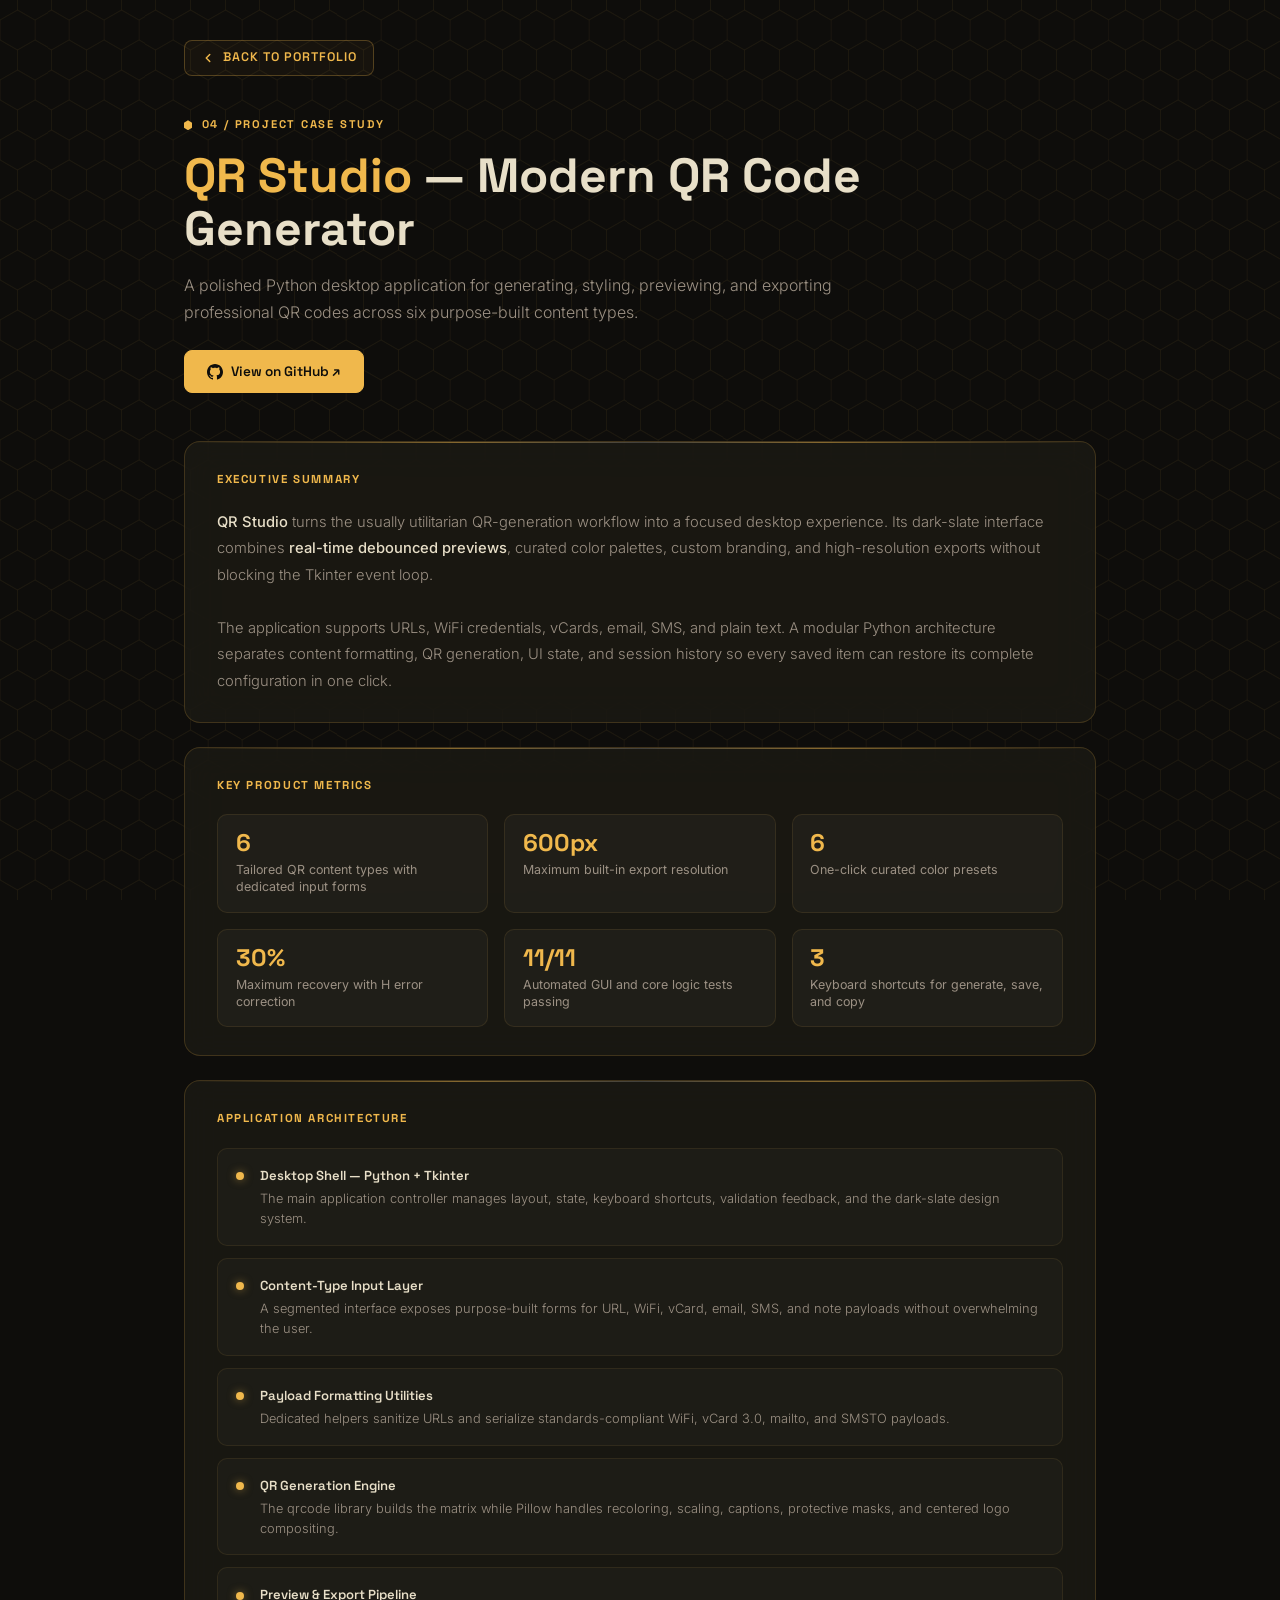
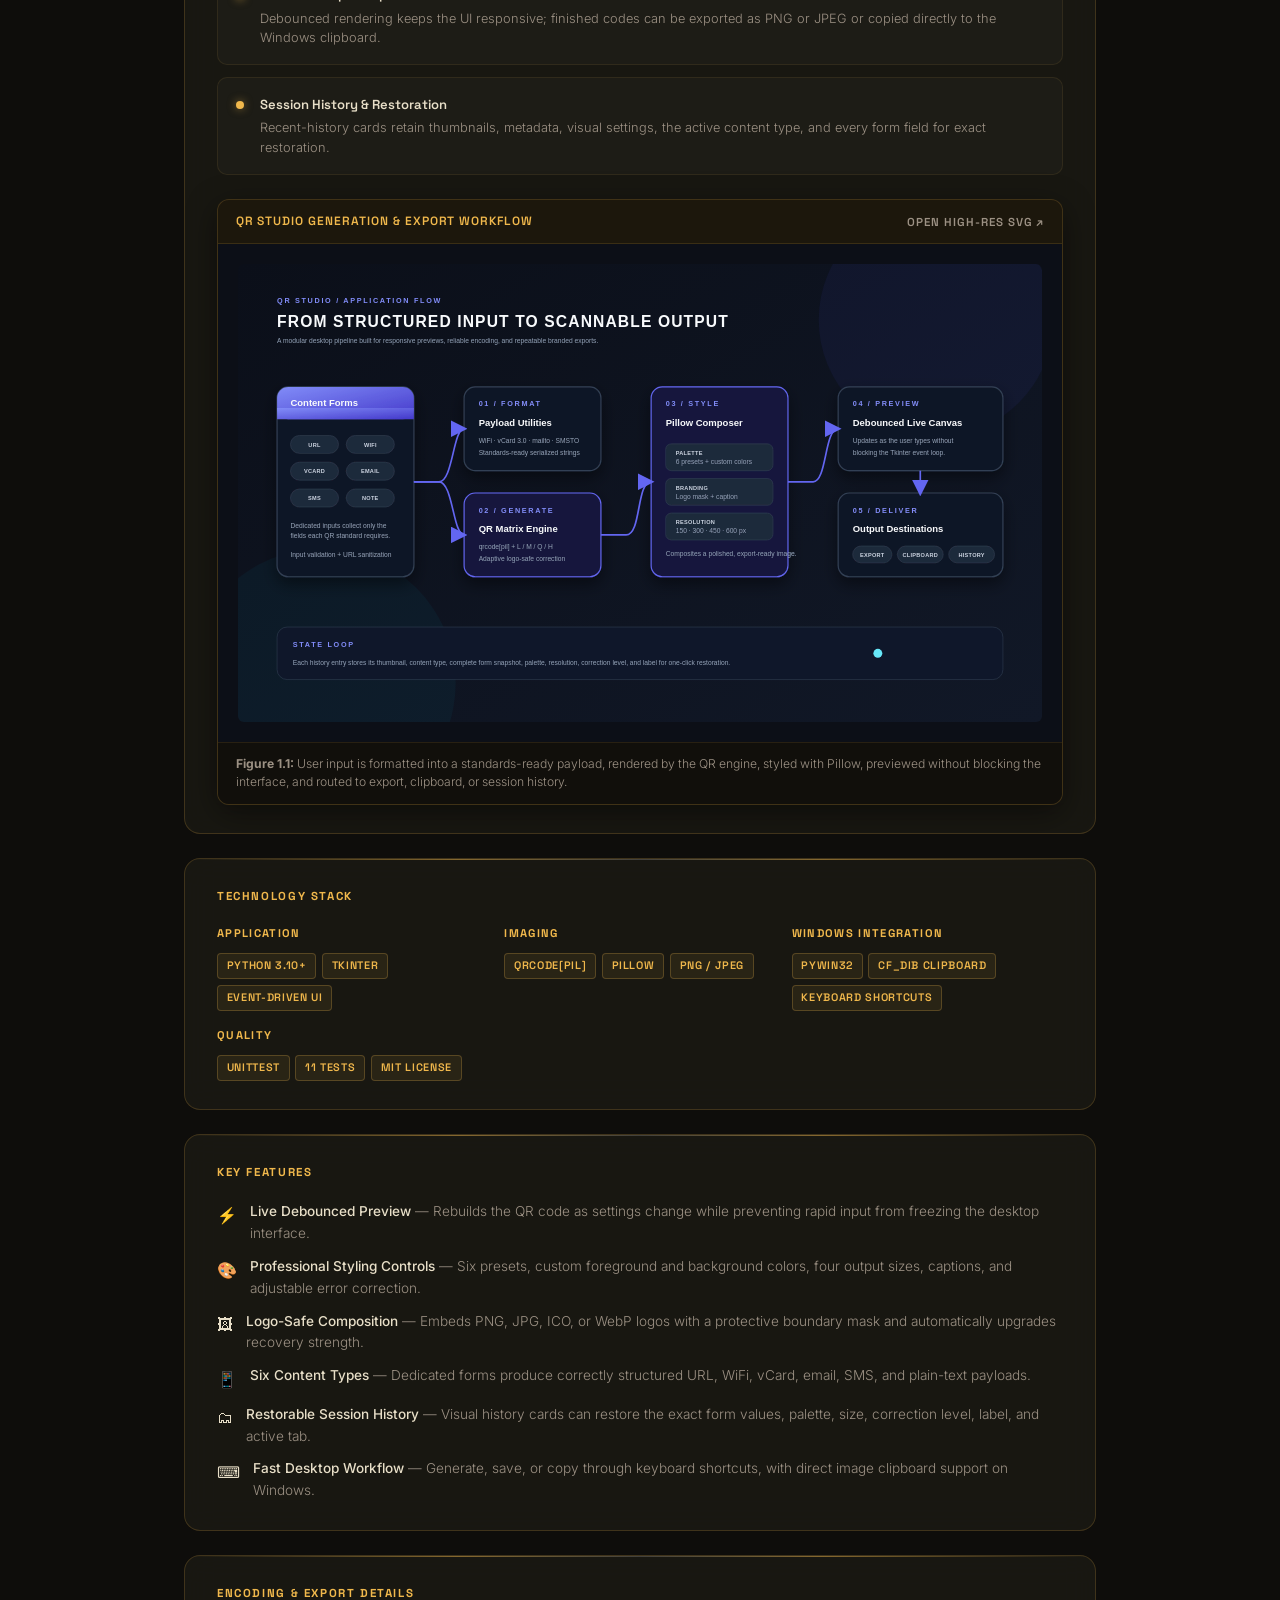
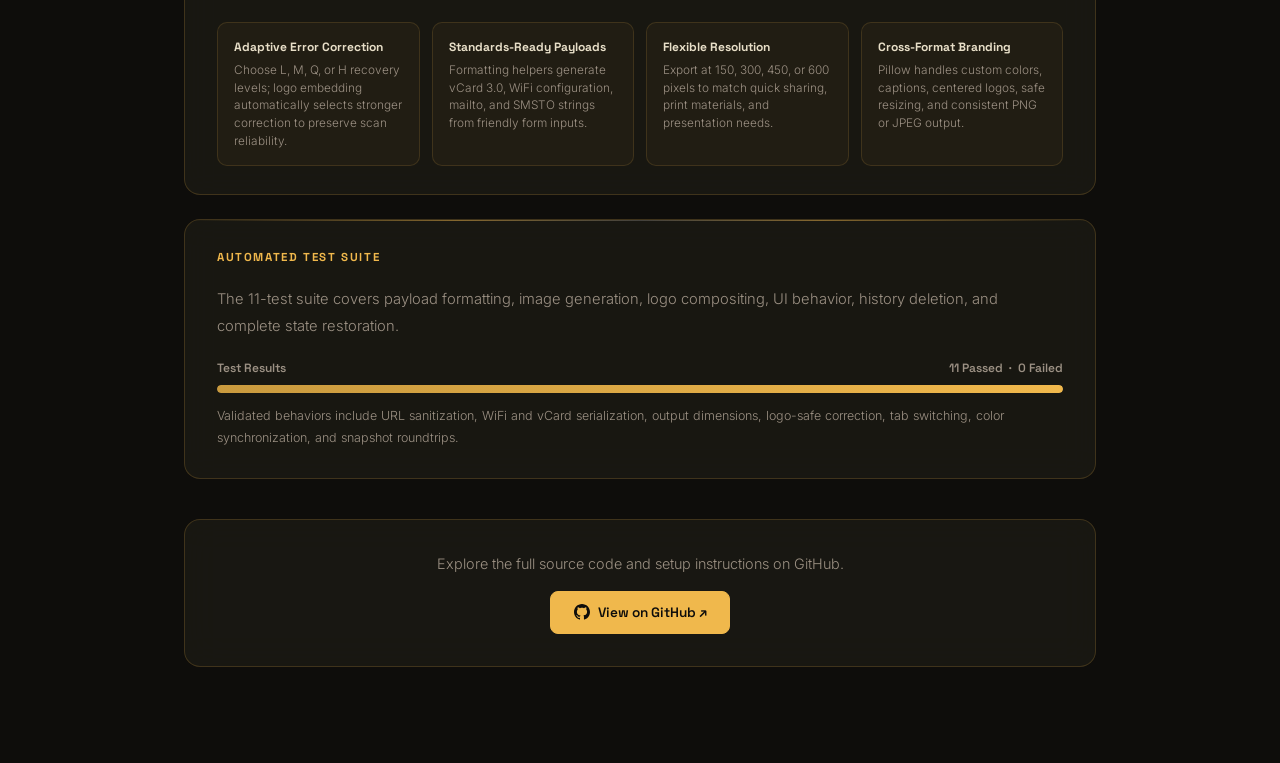
<file: project_descrip/qr-studio.html>
<!DOCTYPE html>
<html lang="en">

<head>
  <meta charset="UTF-8">
  <meta name="viewport" content="width=device-width, initial-scale=1.0">
  <title>QR Studio — Modern QR Code Generator | Ralph Rowel Dela Rosa</title>
  <meta name="description"
    content="QR Studio: a modern Python desktop application for generating, styling, previewing, and exporting professional QR codes across six content types.">
  <meta name="author" content="Ralph Rowel Dela Rosa">
  <link rel="icon" href="../assets/favicon.svg" type="image/svg+xml">
  <link rel="preconnect" href="https://fonts.googleapis.com">
  <link rel="preconnect" href="https://fonts.gstatic.com" crossorigin>
  <link
    href="https://fonts.googleapis.com/css2?family=Space+Grotesk:wght@400;500;600;700&family=Inter:wght@300;400;500;600&display=swap"
    rel="stylesheet">
  <style>
    *, *::before, *::after { margin: 0; padding: 0; box-sizing: border-box; }

    :root {
      --bg:          #0e0d0b;
      --accent:      #F0B84C;
      --accent-muted:#C99A3E;
      --text:        #E8DFC8;
      --text-muted:  #9C9184;
      --glass-bg:    rgba(30, 28, 22, 0.72);
      --glass-border:rgba(240, 184, 76, 0.18);
    }

    html { scroll-behavior: smooth; }

    body {
      background-color: var(--bg);
      color: var(--text);
      font-family: 'Inter', sans-serif;
      font-weight: 300;
      line-height: 1.6;
      -webkit-font-smoothing: antialiased;
      min-height: 100vh;
    }

    body::before {
      content: '';
      position: fixed;
      inset: 0;
      background-image: url("data:image/svg+xml,%3Csvg xmlns='http://www.w3.org/2000/svg' width='34.641' height='60' viewBox='0 0 34.641 60'%3E%3Cdefs%3E%3Cpath id='hx' d='M0 -20 17.32 -10 17.32 10 0 20 -17.32 10 -17.32 -10Z' fill='none' stroke='%23C99A3E' stroke-opacity='.07' stroke-width='1'/%3E%3C/defs%3E%3Cuse href='%23hx'/%3E%3Cuse href='%23hx' x='-34.641'/%3E%3Cuse href='%23hx' x='34.641'/%3E%3Cuse href='%23hx' y='-60'/%3E%3Cuse href='%23hx' y='60'/%3E%3Cuse href='%23hx' x='-34.641' y='-60'/%3E%3Cuse href='%23hx' x='34.641' y='-60'/%3E%3Cuse href='%23hx' x='-34.641' y='60'/%3E%3Cuse href='%23hx' x='34.641' y='60'/%3E%3Cuse href='%23hx' x='-17.32' y='-30'/%3E%3Cuse href='%23hx' x='17.32' y='-30'/%3E%3Cuse href='%23hx' x='-17.32' y='30'/%3E%3Cuse href='%23hx' x='17.32' y='30'/%3E%3C/svg%3E");
      pointer-events: none;
      z-index: 0;
      opacity: 0.6;
    }

    .page-wrap {
      position: relative;
      z-index: 1;
      max-width: 960px;
      margin: 0 auto;
      padding: 2.5rem 1.5rem 6rem;
    }

    /* Back button */
    .back-btn {
      display: inline-flex;
      align-items: center;
      gap: 0.5rem;
      font-family: 'Space Grotesk', sans-serif;
      font-size: 0.78rem;
      font-weight: 600;
      letter-spacing: 0.08em;
      text-transform: uppercase;
      color: var(--accent);
      text-decoration: none;
      border: 1px solid rgba(240, 184, 76, 0.28);
      border-radius: 8px;
      padding: 0.45rem 1rem;
      background: rgba(240, 184, 76, 0.04);
      transition: background 0.2s, border-color 0.2s;
      margin-bottom: 2.5rem;
    }
    .back-btn:hover { background: rgba(240,184,76,0.10); border-color: rgba(240,184,76,0.50); }

    /* Hero */
    .project-hero {
      display: flex;
      flex-direction: column;
      gap: 1rem;
      margin-bottom: 3rem;
      animation: fadeUp 0.55s cubic-bezier(0.22, 0.68, 0, 1.12) both;
    }

    @keyframes fadeUp {
      from { opacity: 0; transform: translateY(22px); }
      to   { opacity: 1; transform: translateY(0); }
    }

    .eyebrow {
      display: flex;
      align-items: center;
      gap: 0.6rem;
      font-family: 'Space Grotesk', sans-serif;
      font-size: 0.7rem;
      font-weight: 700;
      letter-spacing: 0.16em;
      text-transform: uppercase;
      color: var(--accent);
    }
    .eyebrow::before {
      content: '';
      display: inline-block;
      width: 8px; height: 10px;
      clip-path: polygon(50% 0%,100% 25%,100% 75%,50% 100%,0% 75%,0% 25%);
      background: var(--accent);
      flex-shrink: 0;
    }

    .project-title {
      font-family: 'Space Grotesk', sans-serif;
      font-size: clamp(2rem, 5vw, 3rem);
      font-weight: 700;
      color: var(--text);
      line-height: 1.1;
    }
    .project-title span { color: var(--accent); }

    .project-subtitle {
      font-family: 'Inter', sans-serif;
      font-size: 1rem;
      font-weight: 300;
      color: var(--text-muted);
      max-width: 680px;
      line-height: 1.7;
    }

    .hero-actions { display: flex; gap: 0.75rem; flex-wrap: wrap; margin-top: 0.5rem; }

    .btn-github {
      display: inline-flex;
      align-items: center;
      gap: 0.5rem;
      font-family: 'Space Grotesk', sans-serif;
      font-size: 0.85rem;
      font-weight: 600;
      color: #0e0d0b;
      text-decoration: none;
      background: var(--accent);
      border: 1px solid var(--accent);
      border-radius: 8px;
      padding: 0.6rem 1.4rem;
      transition: background 0.2s, transform 0.2s;
    }
    .btn-github:hover { background: var(--accent-muted); transform: translateY(-2px); }

    /* Glass card */
    .glass-card {
      background: var(--glass-bg);
      border: 1px solid var(--glass-border);
      backdrop-filter: blur(18px) saturate(1.3);
      -webkit-backdrop-filter: blur(18px) saturate(1.3);
      border-radius: 16px;
      padding: 1.75rem 2rem;
      margin-bottom: 1.5rem;
      position: relative;
      overflow: hidden;
      animation: fadeUp 0.55s cubic-bezier(0.22, 0.68, 0, 1.12) both;
    }
    .glass-card::before {
      content: '';
      display: block;
      height: 1px;
      position: absolute;
      top: 0; left: 0; right: 0;
      background: linear-gradient(90deg,transparent,rgba(240,184,76,0.5) 30%,rgba(255,255,255,0.18) 50%,rgba(240,184,76,0.5) 70%,transparent);
      pointer-events: none;
    }

    .card-title {
      font-family: 'Space Grotesk', sans-serif;
      font-size: 0.72rem;
      font-weight: 700;
      letter-spacing: 0.14em;
      text-transform: uppercase;
      color: var(--accent);
      margin-bottom: 1.25rem;
    }

    /* Metrics */
    .metrics-grid { display: grid; grid-template-columns: repeat(auto-fill, minmax(200px, 1fr)); gap: 1rem; }
    .metric-item {
      background: rgba(255,255,255,0.03);
      border: 1px solid rgba(240,184,76,0.10);
      border-radius: 10px;
      padding: 1rem 1.1rem;
      transition: border-color 0.25s, background 0.25s;
    }
    .metric-item:hover { border-color: rgba(240,184,76,0.32); background: rgba(240,184,76,0.04); }
    .metric-value { font-family: 'Space Grotesk', sans-serif; font-size: 1.5rem; font-weight: 700; color: var(--accent); line-height: 1; margin-bottom: 0.35rem; }
    .metric-label { font-family: 'Inter', sans-serif; font-size: 0.78rem; font-weight: 400; color: var(--text-muted); line-height: 1.4; }

    /* Summary */
    .summary-text { font-family: 'Inter', sans-serif; font-size: 0.92rem; font-weight: 300; color: var(--text-muted); line-height: 1.8; }
    .summary-text strong { color: var(--text); font-weight: 500; }

    /* Architecture */
    .arch-layers { display: flex; flex-direction: column; gap: 0.75rem; }
    .arch-layer {
      display: flex; align-items: flex-start; gap: 1rem;
      background: rgba(255,255,255,0.025);
      border: 1px solid rgba(240,184,76,0.09);
      border-radius: 10px; padding: 1rem 1.1rem;
      transition: border-color 0.25s;
    }
    .arch-layer:hover { border-color: rgba(240,184,76,0.28); }
    .arch-layer-pip { width: 8px; height: 8px; border-radius: 50%; background: var(--accent); margin-top: 0.45rem; flex-shrink: 0; box-shadow: 0 0 8px rgba(240,184,76,0.5); }
    .arch-layer-name { font-family: 'Space Grotesk', sans-serif; font-size: 0.82rem; font-weight: 600; color: var(--text); margin-bottom: 0.2rem; }
    .arch-layer-desc { font-family: 'Inter', sans-serif; font-size: 0.8rem; font-weight: 300; color: var(--text-muted); line-height: 1.55; }

    /* Tech stack */
    .tech-groups { display: grid; grid-template-columns: repeat(auto-fill, minmax(220px, 1fr)); gap: 1rem; }
    .tech-group-title { font-family: 'Space Grotesk', sans-serif; font-size: 0.7rem; font-weight: 700; letter-spacing: 0.12em; text-transform: uppercase; color: var(--accent); margin-bottom: 0.6rem; }
    .badges-wrap { display: flex; flex-wrap: wrap; gap: 0.35rem; }
    .badge { display: inline-block; font-family: 'Space Grotesk', sans-serif; font-size: 0.68rem; font-weight: 600; letter-spacing: 0.06em; text-transform: uppercase; color: var(--accent); background: rgba(240,184,76,0.08); border: 1px solid rgba(240,184,76,0.24); border-radius: 4px; padding: 0.22rem 0.55rem; }

    /* Features */
    .features-list { display: flex; flex-direction: column; gap: 0.7rem; }
    .feature-item { display: flex; gap: 0.8rem; align-items: flex-start; }
    .feature-icon { font-size: 1rem; flex-shrink: 0; margin-top: 0.1rem; }
    .feature-text { font-family: 'Inter', sans-serif; font-size: 0.85rem; font-weight: 300; color: var(--text-muted); line-height: 1.6; }
    .feature-text strong { font-weight: 500; color: var(--text); }

    /* Security */
    .security-grid { display: grid; grid-template-columns: repeat(auto-fill, minmax(200px, 1fr)); gap: 0.75rem; }
    .security-item { background: rgba(240,184,76,0.04); border: 1px solid rgba(240,184,76,0.14); border-radius: 10px; padding: 0.9rem 1rem; }
    .security-item-title { font-family: 'Space Grotesk', sans-serif; font-size: 0.75rem; font-weight: 700; color: var(--text); margin-bottom: 0.3rem; }
    .security-item-desc { font-family: 'Inter', sans-serif; font-size: 0.74rem; font-weight: 300; color: var(--text-muted); line-height: 1.5; }

    /* Test bar */
    .test-bar-wrap { margin: 1rem 0 0.5rem; }
    .test-bar-label { display: flex; justify-content: space-between; font-family: 'Space Grotesk', sans-serif; font-size: 0.75rem; font-weight: 600; color: var(--text-muted); margin-bottom: 0.4rem; }
    .test-bar-track { height: 8px; background: rgba(255,255,255,0.06); border-radius: 4px; overflow: hidden; }
    .test-bar-fill { height: 100%; background: linear-gradient(90deg, var(--accent-muted), var(--accent)); border-radius: 4px; animation: barGrow 1s cubic-bezier(0.25, 0.46, 0.45, 0.94) both; animation-delay: 0.3s; }
    @keyframes barGrow { from { width: 0; } to { width: var(--bar-width, 100%); } }

    /* Diagram Showcases */
    .diagram-showcase {
      margin-top: 1.5rem;
      background: rgba(14, 12, 9, 0.85);
      border: 1px solid rgba(240, 184, 76, 0.22);
      border-radius: 12px;
      overflow: hidden;
      box-shadow: 0 8px 32px rgba(0, 0, 0, 0.45);
      transition: border-color 0.3s ease;
    }
    .diagram-showcase:hover {
      border-color: rgba(240, 184, 76, 0.45);
    }
    .diagram-header {
      display: flex;
      justify-content: space-between;
      align-items: center;
      padding: 0.75rem 1.1rem;
      background: rgba(240, 184, 76, 0.06);
      border-bottom: 1px solid rgba(240, 184, 76, 0.14);
      font-family: 'Space Grotesk', sans-serif;
      font-size: 0.75rem;
      font-weight: 600;
      color: var(--accent);
      letter-spacing: 0.08em;
      text-transform: uppercase;
    }
    .diagram-link {
      color: var(--text-muted);
      text-decoration: none;
      font-size: 0.72rem;
      display: inline-flex;
      align-items: center;
      gap: 0.3rem;
      transition: color 0.2s;
    }
    .diagram-link:hover {
      color: var(--accent);
    }
    .diagram-img-wrap {
      padding: 1.25rem;
      display: flex;
      justify-content: center;
      align-items: center;
      background: #090d16;
      overflow-x: auto;
    }
    .diagram-img {
      width: 100%;
      max-width: 100%;
      height: auto;
      display: block;
      border-radius: 6px;
    }
    .diagram-caption {
      padding: 0.75rem 1.1rem;
      font-family: 'Inter', sans-serif;
      font-size: 0.76rem;
      color: var(--text-muted);
      border-top: 1px solid rgba(240, 184, 76, 0.10);
      background: rgba(20, 18, 14, 0.5);
      line-height: 1.5;
    }

    /* Footer CTA */
    .footer-cta { margin-top: 2.5rem; padding: 2rem; text-align: center; background: var(--glass-bg); border: 1px solid var(--glass-border); backdrop-filter: blur(18px); -webkit-backdrop-filter: blur(18px); border-radius: 16px; animation: fadeUp 0.55s ease both; }
    .footer-cta p { font-family: 'Inter', sans-serif; font-size: 0.9rem; color: var(--text-muted); margin-bottom: 1rem; }
  </style>
</head>

<body>
  <div class="page-wrap">

    <a class="back-btn" id="back-to-portfolio" href="../index.html#projects" aria-label="Return to portfolio projects">
      <svg width="14" height="14" viewBox="0 0 24 24" fill="none" stroke="currentColor" stroke-width="2.5" stroke-linecap="round" stroke-linejoin="round" aria-hidden="true"><polyline points="15 18 9 12 15 6"></polyline></svg>
      Back to Portfolio
    </a>

    <header class="project-hero">
      <p class="eyebrow">04 / Project Case Study</p>
      <h1 class="project-title"><span>QR Studio</span> &mdash; Modern QR Code Generator</h1>
      <p class="project-subtitle">
        A polished Python desktop application for generating, styling, previewing, and exporting professional QR codes across six purpose-built content types.
      </p>
      <div class="hero-actions">
        <a class="btn-github" href="https://github.com/ralphrowel/python-qr-generator" target="_blank" rel="noopener">
          <svg width="16" height="16" viewBox="0 0 24 24" fill="currentColor" aria-hidden="true"><path d="M12 0C5.37 0 0 5.37 0 12c0 5.3 3.438 9.8 8.205 11.385.6.113.82-.258.82-.577 0-.285-.01-1.04-.015-2.04-3.338.724-4.042-1.61-4.042-1.61-.546-1.385-1.335-1.755-1.335-1.755-1.087-.744.084-.729.084-.729 1.205.084 1.838 1.236 1.838 1.236 1.07 1.835 2.809 1.305 3.495.998.108-.776.417-1.305.76-1.605-2.665-.3-5.466-1.332-5.466-5.93 0-1.31.465-2.38 1.235-3.22-.135-.303-.54-1.523.105-3.176 0 0 1.005-.322 3.3 1.23.96-.267 1.98-.399 3-.405 1.02.006 2.04.138 3 .405 2.28-1.552 3.285-1.23 3.285-1.23.645 1.653.24 2.873.12 3.176.765.84 1.23 1.91 1.23 3.22 0 4.61-2.805 5.625-5.475 5.92.42.36.81 1.096.81 2.22 0 1.606-.015 2.896-.015 3.286 0 .315.21.69.825.57C20.565 21.795 24 17.295 24 12 24 5.37 18.63 0 12 0z"/></svg>
          View on GitHub &#8599;
        </a>
      </div>
    </header>

    <div class="glass-card" style="animation-delay:0.05s">
      <p class="card-title">Executive Summary</p>
      <p class="summary-text">
        <strong>QR Studio</strong> turns the usually utilitarian QR-generation workflow into a focused desktop experience. Its dark-slate interface combines <strong>real-time debounced previews</strong>, curated color palettes, custom branding, and high-resolution exports without blocking the Tkinter event loop.<br><br>
        The application supports URLs, WiFi credentials, vCards, email, SMS, and plain text. A modular Python architecture separates content formatting, QR generation, UI state, and session history so every saved item can restore its complete configuration in one click.
      </p>
    </div>

    <div class="glass-card" style="animation-delay:0.10s">
      <p class="card-title">Key Product Metrics</p>
      <div class="metrics-grid">
        <div class="metric-item"><div class="metric-value">6</div><div class="metric-label">Tailored QR content types with dedicated input forms</div></div>
        <div class="metric-item"><div class="metric-value">600px</div><div class="metric-label">Maximum built-in export resolution</div></div>
        <div class="metric-item"><div class="metric-value">6</div><div class="metric-label">One-click curated color presets</div></div>
        <div class="metric-item"><div class="metric-value">30%</div><div class="metric-label">Maximum recovery with H error correction</div></div>
        <div class="metric-item"><div class="metric-value">11/11</div><div class="metric-label">Automated GUI and core logic tests passing</div></div>
        <div class="metric-item"><div class="metric-value">3</div><div class="metric-label">Keyboard shortcuts for generate, save, and copy</div></div>
      </div>
    </div>

    <div class="glass-card" style="animation-delay:0.15s">
      <p class="card-title">Application Architecture</p>
      <div class="arch-layers">
        <div class="arch-layer"><div class="arch-layer-pip"></div><div><div class="arch-layer-name">Desktop Shell &mdash; Python + Tkinter</div><div class="arch-layer-desc">The main application controller manages layout, state, keyboard shortcuts, validation feedback, and the dark-slate design system.</div></div></div>
        <div class="arch-layer"><div class="arch-layer-pip"></div><div><div class="arch-layer-name">Content-Type Input Layer</div><div class="arch-layer-desc">A segmented interface exposes purpose-built forms for URL, WiFi, vCard, email, SMS, and note payloads without overwhelming the user.</div></div></div>
        <div class="arch-layer"><div class="arch-layer-pip"></div><div><div class="arch-layer-name">Payload Formatting Utilities</div><div class="arch-layer-desc">Dedicated helpers sanitize URLs and serialize standards-compliant WiFi, vCard 3.0, mailto, and SMSTO payloads.</div></div></div>
        <div class="arch-layer"><div class="arch-layer-pip"></div><div><div class="arch-layer-name">QR Generation Engine</div><div class="arch-layer-desc">The qrcode library builds the matrix while Pillow handles recoloring, scaling, captions, protective masks, and centered logo compositing.</div></div></div>
        <div class="arch-layer"><div class="arch-layer-pip"></div><div><div class="arch-layer-name">Preview &amp; Export Pipeline</div><div class="arch-layer-desc">Debounced rendering keeps the UI responsive; finished codes can be exported as PNG or JPEG or copied directly to the Windows clipboard.</div></div></div>
        <div class="arch-layer"><div class="arch-layer-pip"></div><div><div class="arch-layer-name">Session History &amp; Restoration</div><div class="arch-layer-desc">Recent-history cards retain thumbnails, metadata, visual settings, the active content type, and every form field for exact restoration.</div></div></div>
      </div>

      <div class="diagram-showcase">
        <div class="diagram-header">
          <span>QR Studio Generation &amp; Export Workflow</span>
          <a class="diagram-link" href="../assets/qr-studio-flow.svg" target="_blank" rel="noopener">Open High-Res SVG &#8599;</a>
        </div>
        <div class="diagram-img-wrap" style="background:#0c0f17;">
          <img class="diagram-img" src="../assets/qr-studio-flow.svg" alt="QR Studio generation and export workflow diagram" loading="lazy">
        </div>
        <p class="diagram-caption"><strong>Figure 1.1:</strong> User input is formatted into a standards-ready payload, rendered by the QR engine, styled with Pillow, previewed without blocking the interface, and routed to export, clipboard, or session history.</p>
      </div>
    </div>

    <div class="glass-card" style="animation-delay:0.20s">
      <p class="card-title">Technology Stack</p>
      <div class="tech-groups">
        <div><div class="tech-group-title">Application</div><div class="badges-wrap"><span class="badge">Python 3.10+</span><span class="badge">Tkinter</span><span class="badge">Event-driven UI</span></div></div>
        <div><div class="tech-group-title">Imaging</div><div class="badges-wrap"><span class="badge">qrcode[pil]</span><span class="badge">Pillow</span><span class="badge">PNG / JPEG</span></div></div>
        <div><div class="tech-group-title">Windows Integration</div><div class="badges-wrap"><span class="badge">pywin32</span><span class="badge">CF_DIB Clipboard</span><span class="badge">Keyboard Shortcuts</span></div></div>
        <div><div class="tech-group-title">Quality</div><div class="badges-wrap"><span class="badge">unittest</span><span class="badge">11 Tests</span><span class="badge">MIT License</span></div></div>
      </div>
    </div>

    <div class="glass-card" style="animation-delay:0.25s">
      <p class="card-title">Key Features</p>
      <div class="features-list">
        <div class="feature-item"><span class="feature-icon">&#x26A1;</span><div class="feature-text"><strong>Live Debounced Preview</strong> &mdash; Rebuilds the QR code as settings change while preventing rapid input from freezing the desktop interface.</div></div>
        <div class="feature-item"><span class="feature-icon">&#x1F3A8;</span><div class="feature-text"><strong>Professional Styling Controls</strong> &mdash; Six presets, custom foreground and background colors, four output sizes, captions, and adjustable error correction.</div></div>
        <div class="feature-item"><span class="feature-icon">&#x1F5BC;</span><div class="feature-text"><strong>Logo-Safe Composition</strong> &mdash; Embeds PNG, JPG, ICO, or WebP logos with a protective boundary mask and automatically upgrades recovery strength.</div></div>
        <div class="feature-item"><span class="feature-icon">&#x1F4F1;</span><div class="feature-text"><strong>Six Content Types</strong> &mdash; Dedicated forms produce correctly structured URL, WiFi, vCard, email, SMS, and plain-text payloads.</div></div>
        <div class="feature-item"><span class="feature-icon">&#x1F5C2;</span><div class="feature-text"><strong>Restorable Session History</strong> &mdash; Visual history cards can restore the exact form values, palette, size, correction level, label, and active tab.</div></div>
        <div class="feature-item"><span class="feature-icon">&#x2328;</span><div class="feature-text"><strong>Fast Desktop Workflow</strong> &mdash; Generate, save, or copy through keyboard shortcuts, with direct image clipboard support on Windows.</div></div>
      </div>
    </div>

    <div class="glass-card" style="animation-delay:0.30s">
      <p class="card-title">Encoding &amp; Export Details</p>
      <div class="security-grid">
        <div class="security-item"><div class="security-item-title">Adaptive Error Correction</div><div class="security-item-desc">Choose L, M, Q, or H recovery levels; logo embedding automatically selects stronger correction to preserve scan reliability.</div></div>
        <div class="security-item"><div class="security-item-title">Standards-Ready Payloads</div><div class="security-item-desc">Formatting helpers generate vCard 3.0, WiFi configuration, mailto, and SMSTO strings from friendly form inputs.</div></div>
        <div class="security-item"><div class="security-item-title">Flexible Resolution</div><div class="security-item-desc">Export at 150, 300, 450, or 600 pixels to match quick sharing, print materials, and presentation needs.</div></div>
        <div class="security-item"><div class="security-item-title">Cross-Format Branding</div><div class="security-item-desc">Pillow handles custom colors, captions, centered logos, safe resizing, and consistent PNG or JPEG output.</div></div>
      </div>
    </div>

    <div class="glass-card" style="animation-delay:0.35s">
      <p class="card-title">Automated Test Suite</p>
      <p class="summary-text" style="margin-bottom:1.25rem;">The 11-test suite covers payload formatting, image generation, logo compositing, UI behavior, history deletion, and complete state restoration.</p>
      <div class="test-bar-wrap">
        <div class="test-bar-label"><span>Test Results</span><span>11 Passed &nbsp;&middot;&nbsp; 0 Failed</span></div>
        <div class="test-bar-track"><div class="test-bar-fill" style="--bar-width: 100%"></div></div>
      </div>
      <p class="summary-text" style="margin-top:0.75rem; font-size:0.78rem;">Validated behaviors include URL sanitization, WiFi and vCard serialization, output dimensions, logo-safe correction, tab switching, color synchronization, and snapshot roundtrips.</p>
    </div>

    <div class="footer-cta" style="animation-delay:0.40s">
      <p>Explore the full source code and setup instructions on GitHub.</p>
      <a class="btn-github" href="https://github.com/ralphrowel/python-qr-generator" target="_blank" rel="noopener">
        <svg width="16" height="16" viewBox="0 0 24 24" fill="currentColor" aria-hidden="true"><path d="M12 0C5.37 0 0 5.37 0 12c0 5.3 3.438 9.8 8.205 11.385.6.113.82-.258.82-.577 0-.285-.01-1.04-.015-2.04-3.338.724-4.042-1.61-4.042-1.61-.546-1.385-1.335-1.755-1.335-1.755-1.087-.744.084-.729.084-.729 1.205.084 1.838 1.236 1.838 1.236 1.07 1.835 2.809 1.305 3.495.998.108-.776.417-1.305.76-1.605-2.665-.3-5.466-1.332-5.466-5.93 0-1.31.465-2.38 1.235-3.22-.135-.303-.54-1.523.105-3.176 0 0 1.005-.322 3.3 1.23.96-.267 1.98-.399 3-.405 1.02.006 2.04.138 3 .405 2.28-1.552 3.285-1.23 3.285-1.23.645 1.653.24 2.873.12 3.176.765.84 1.23 1.91 1.23 3.22 0 4.61-2.805 5.625-5.475 5.92.42.36.81 1.096.81 2.22 0 1.606-.015 2.896-.015 3.286 0 .315.21.69.825.57C20.565 21.795 24 17.295 24 12 24 5.37 18.63 0 12 0z"/></svg>
        View on GitHub &#8599;
      </a>
    </div>

  </div>

  <script>
    (function () {
      var backBtn = document.getElementById('back-to-portfolio');
      if (backBtn) {
        backBtn.addEventListener('click', function (e) {
          // If the user came from our portfolio within the same tab, history.back() restores state instantly
          if (window.history.length > 1 && document.referrer && (document.referrer.indexOf('index.html') !== -1 || document.referrer.slice(-1) === '/' || document.referrer.indexOf('bumblebee') !== -1)) {
            e.preventDefault();
            window.history.back();
          }
        });
      }
    })();
  </script>
</body>
</html>
</file>
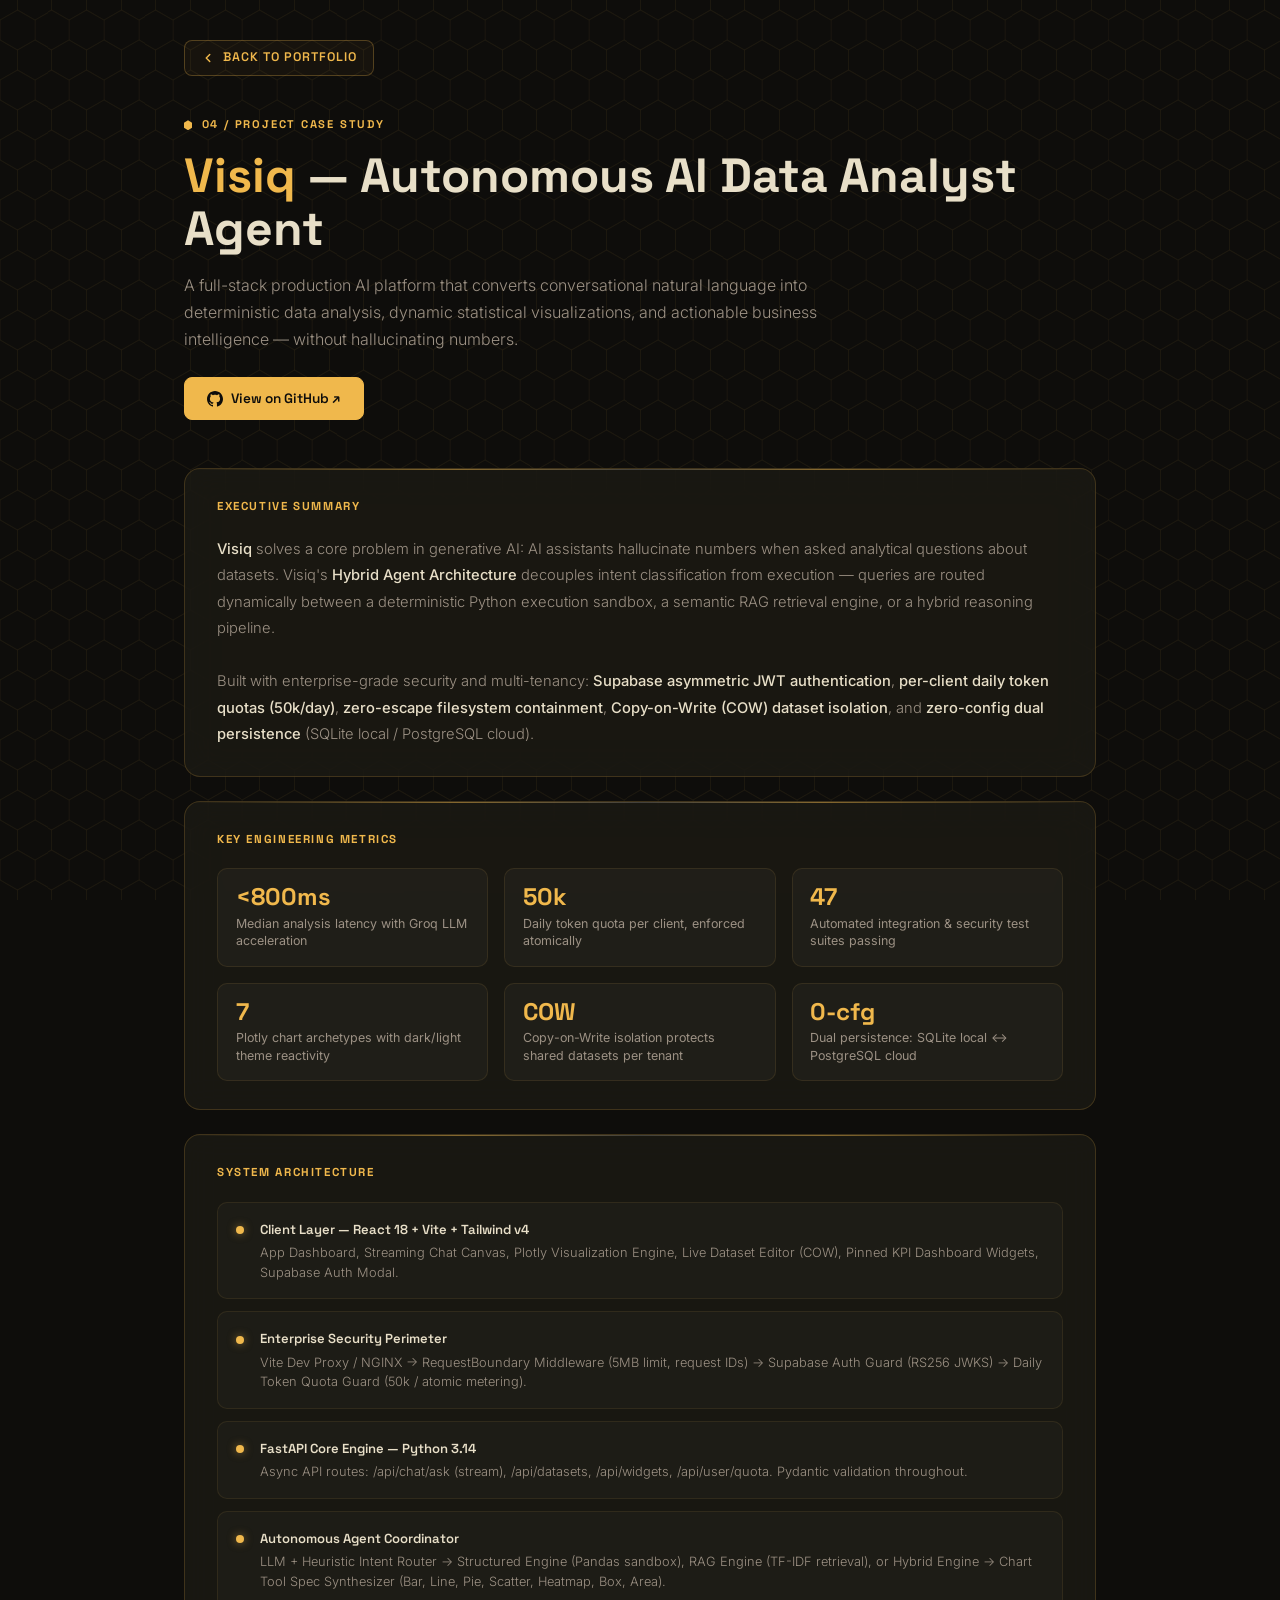
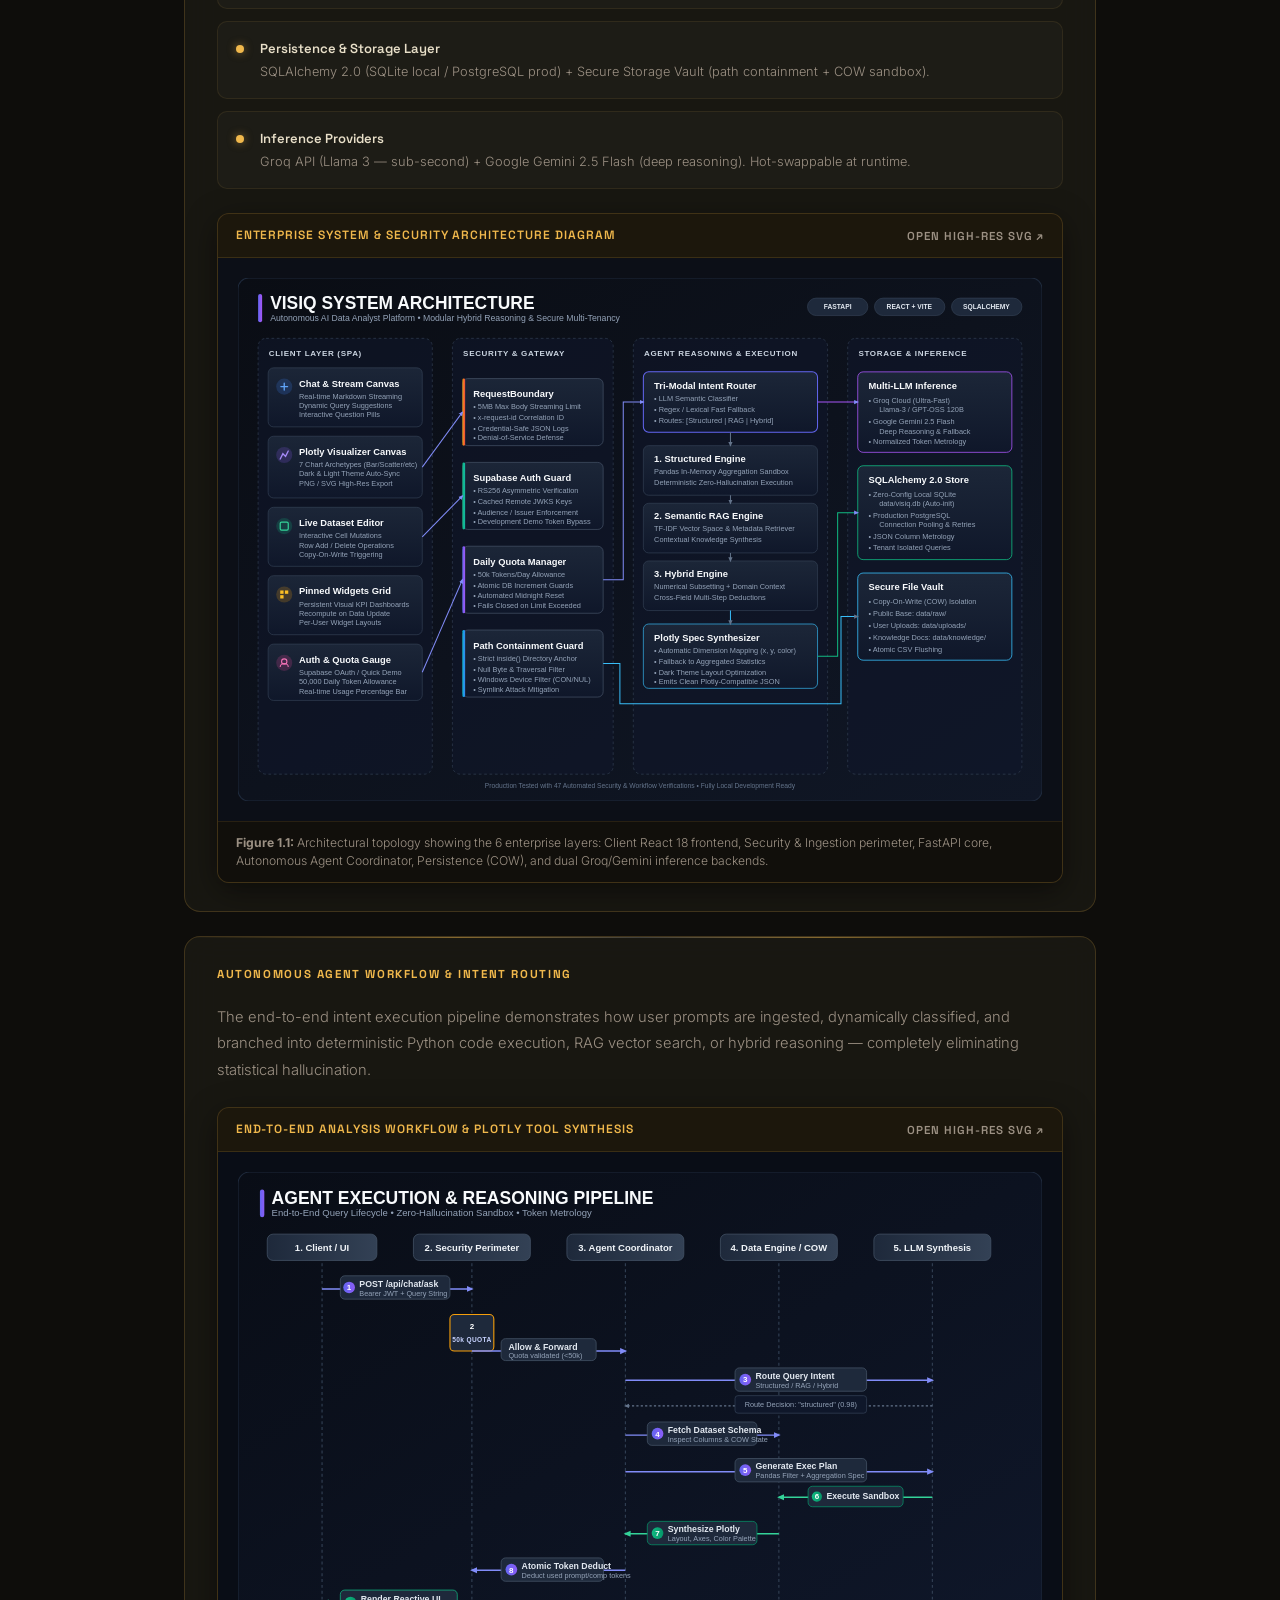
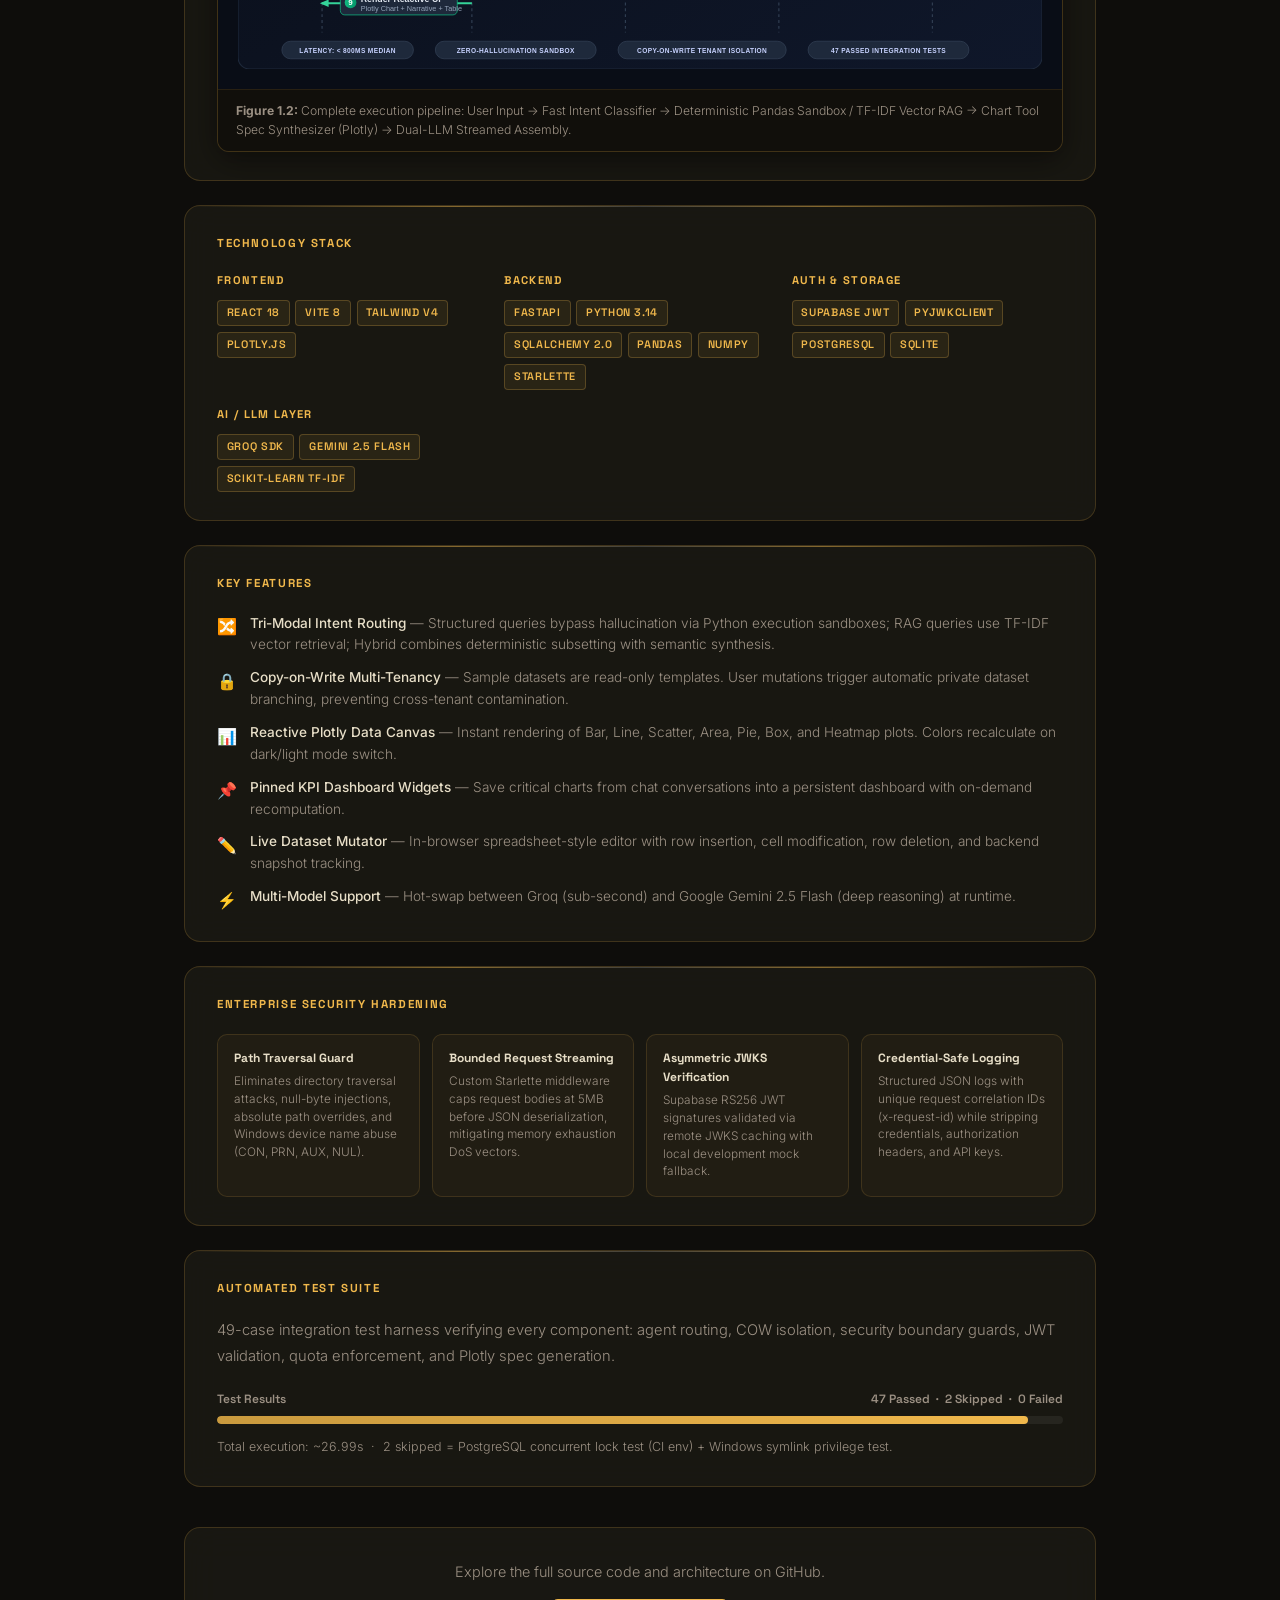
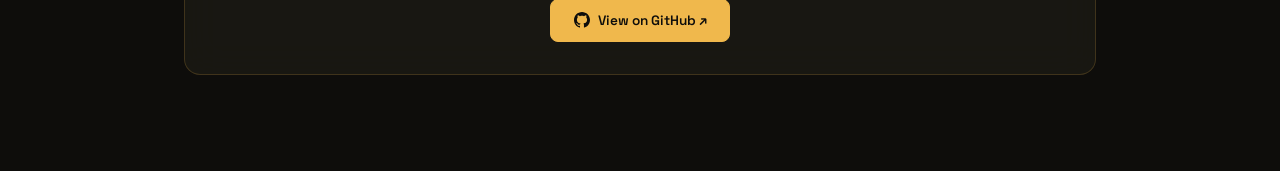
<file: project_descrip/visiq.html>
<!DOCTYPE html>
<html lang="en">

<head>
  <meta charset="UTF-8">
  <meta name="viewport" content="width=device-width, initial-scale=1.0">
  <title>Visiq — AI Data Analyst Agent | Ralph Rowel Dela Rosa</title>
  <meta name="description"
    content="Visiq: An autonomous AI data analysis platform. Full-stack case study covering FastAPI, React 18, Plotly, Groq LLM, and enterprise security architecture.">
  <meta name="author" content="Ralph Rowel Dela Rosa">
  <link rel="icon" href="../assets/favicon.svg" type="image/svg+xml">
  <link rel="preconnect" href="https://fonts.googleapis.com">
  <link rel="preconnect" href="https://fonts.gstatic.com" crossorigin>
  <link
    href="https://fonts.googleapis.com/css2?family=Space+Grotesk:wght@400;500;600;700&family=Inter:wght@300;400;500;600&display=swap"
    rel="stylesheet">
  <style>
    *, *::before, *::after { margin: 0; padding: 0; box-sizing: border-box; }

    :root {
      --bg:          #0e0d0b;
      --accent:      #F0B84C;
      --accent-muted:#C99A3E;
      --text:        #E8DFC8;
      --text-muted:  #9C9184;
      --glass-bg:    rgba(30, 28, 22, 0.72);
      --glass-border:rgba(240, 184, 76, 0.18);
    }

    html { scroll-behavior: smooth; }

    body {
      background-color: var(--bg);
      color: var(--text);
      font-family: 'Inter', sans-serif;
      font-weight: 300;
      line-height: 1.6;
      -webkit-font-smoothing: antialiased;
      min-height: 100vh;
    }

    body::before {
      content: '';
      position: fixed;
      inset: 0;
      background-image: url("data:image/svg+xml,%3Csvg xmlns='http://www.w3.org/2000/svg' width='34.641' height='60' viewBox='0 0 34.641 60'%3E%3Cdefs%3E%3Cpath id='hx' d='M0 -20 17.32 -10 17.32 10 0 20 -17.32 10 -17.32 -10Z' fill='none' stroke='%23C99A3E' stroke-opacity='.07' stroke-width='1'/%3E%3C/defs%3E%3Cuse href='%23hx'/%3E%3Cuse href='%23hx' x='-34.641'/%3E%3Cuse href='%23hx' x='34.641'/%3E%3Cuse href='%23hx' y='-60'/%3E%3Cuse href='%23hx' y='60'/%3E%3Cuse href='%23hx' x='-34.641' y='-60'/%3E%3Cuse href='%23hx' x='34.641' y='-60'/%3E%3Cuse href='%23hx' x='-34.641' y='60'/%3E%3Cuse href='%23hx' x='34.641' y='60'/%3E%3Cuse href='%23hx' x='-17.32' y='-30'/%3E%3Cuse href='%23hx' x='17.32' y='-30'/%3E%3Cuse href='%23hx' x='-17.32' y='30'/%3E%3Cuse href='%23hx' x='17.32' y='30'/%3E%3C/svg%3E");
      pointer-events: none;
      z-index: 0;
      opacity: 0.6;
    }

    .page-wrap {
      position: relative;
      z-index: 1;
      max-width: 960px;
      margin: 0 auto;
      padding: 2.5rem 1.5rem 6rem;
    }

    /* Back button */
    .back-btn {
      display: inline-flex;
      align-items: center;
      gap: 0.5rem;
      font-family: 'Space Grotesk', sans-serif;
      font-size: 0.78rem;
      font-weight: 600;
      letter-spacing: 0.08em;
      text-transform: uppercase;
      color: var(--accent);
      text-decoration: none;
      border: 1px solid rgba(240, 184, 76, 0.28);
      border-radius: 8px;
      padding: 0.45rem 1rem;
      background: rgba(240, 184, 76, 0.04);
      transition: background 0.2s, border-color 0.2s;
      margin-bottom: 2.5rem;
    }
    .back-btn:hover { background: rgba(240,184,76,0.10); border-color: rgba(240,184,76,0.50); }

    /* Hero */
    .project-hero {
      display: flex;
      flex-direction: column;
      gap: 1rem;
      margin-bottom: 3rem;
      animation: fadeUp 0.55s cubic-bezier(0.22, 0.68, 0, 1.12) both;
    }

    @keyframes fadeUp {
      from { opacity: 0; transform: translateY(22px); }
      to   { opacity: 1; transform: translateY(0); }
    }

    .eyebrow {
      display: flex;
      align-items: center;
      gap: 0.6rem;
      font-family: 'Space Grotesk', sans-serif;
      font-size: 0.7rem;
      font-weight: 700;
      letter-spacing: 0.16em;
      text-transform: uppercase;
      color: var(--accent);
    }
    .eyebrow::before {
      content: '';
      display: inline-block;
      width: 8px; height: 10px;
      clip-path: polygon(50% 0%,100% 25%,100% 75%,50% 100%,0% 75%,0% 25%);
      background: var(--accent);
      flex-shrink: 0;
    }

    .project-title {
      font-family: 'Space Grotesk', sans-serif;
      font-size: clamp(2rem, 5vw, 3rem);
      font-weight: 700;
      color: var(--text);
      line-height: 1.1;
    }
    .project-title span { color: var(--accent); }

    .project-subtitle {
      font-family: 'Inter', sans-serif;
      font-size: 1rem;
      font-weight: 300;
      color: var(--text-muted);
      max-width: 680px;
      line-height: 1.7;
    }

    .hero-actions { display: flex; gap: 0.75rem; flex-wrap: wrap; margin-top: 0.5rem; }

    .btn-github {
      display: inline-flex;
      align-items: center;
      gap: 0.5rem;
      font-family: 'Space Grotesk', sans-serif;
      font-size: 0.85rem;
      font-weight: 600;
      color: #0e0d0b;
      text-decoration: none;
      background: var(--accent);
      border: 1px solid var(--accent);
      border-radius: 8px;
      padding: 0.6rem 1.4rem;
      transition: background 0.2s, transform 0.2s;
    }
    .btn-github:hover { background: var(--accent-muted); transform: translateY(-2px); }

    /* Glass card */
    .glass-card {
      background: var(--glass-bg);
      border: 1px solid var(--glass-border);
      backdrop-filter: blur(18px) saturate(1.3);
      -webkit-backdrop-filter: blur(18px) saturate(1.3);
      border-radius: 16px;
      padding: 1.75rem 2rem;
      margin-bottom: 1.5rem;
      position: relative;
      overflow: hidden;
      animation: fadeUp 0.55s cubic-bezier(0.22, 0.68, 0, 1.12) both;
    }
    .glass-card::before {
      content: '';
      display: block;
      height: 1px;
      position: absolute;
      top: 0; left: 0; right: 0;
      background: linear-gradient(90deg,transparent,rgba(240,184,76,0.5) 30%,rgba(255,255,255,0.18) 50%,rgba(240,184,76,0.5) 70%,transparent);
      pointer-events: none;
    }

    .card-title {
      font-family: 'Space Grotesk', sans-serif;
      font-size: 0.72rem;
      font-weight: 700;
      letter-spacing: 0.14em;
      text-transform: uppercase;
      color: var(--accent);
      margin-bottom: 1.25rem;
    }

    /* Metrics */
    .metrics-grid { display: grid; grid-template-columns: repeat(auto-fill, minmax(200px, 1fr)); gap: 1rem; }
    .metric-item {
      background: rgba(255,255,255,0.03);
      border: 1px solid rgba(240,184,76,0.10);
      border-radius: 10px;
      padding: 1rem 1.1rem;
      transition: border-color 0.25s, background 0.25s;
    }
    .metric-item:hover { border-color: rgba(240,184,76,0.32); background: rgba(240,184,76,0.04); }
    .metric-value { font-family: 'Space Grotesk', sans-serif; font-size: 1.5rem; font-weight: 700; color: var(--accent); line-height: 1; margin-bottom: 0.35rem; }
    .metric-label { font-family: 'Inter', sans-serif; font-size: 0.78rem; font-weight: 400; color: var(--text-muted); line-height: 1.4; }

    /* Summary */
    .summary-text { font-family: 'Inter', sans-serif; font-size: 0.92rem; font-weight: 300; color: var(--text-muted); line-height: 1.8; }
    .summary-text strong { color: var(--text); font-weight: 500; }

    /* Architecture */
    .arch-layers { display: flex; flex-direction: column; gap: 0.75rem; }
    .arch-layer {
      display: flex; align-items: flex-start; gap: 1rem;
      background: rgba(255,255,255,0.025);
      border: 1px solid rgba(240,184,76,0.09);
      border-radius: 10px; padding: 1rem 1.1rem;
      transition: border-color 0.25s;
    }
    .arch-layer:hover { border-color: rgba(240,184,76,0.28); }
    .arch-layer-pip { width: 8px; height: 8px; border-radius: 50%; background: var(--accent); margin-top: 0.45rem; flex-shrink: 0; box-shadow: 0 0 8px rgba(240,184,76,0.5); }
    .arch-layer-name { font-family: 'Space Grotesk', sans-serif; font-size: 0.82rem; font-weight: 600; color: var(--text); margin-bottom: 0.2rem; }
    .arch-layer-desc { font-family: 'Inter', sans-serif; font-size: 0.8rem; font-weight: 300; color: var(--text-muted); line-height: 1.55; }

    /* Tech stack */
    .tech-groups { display: grid; grid-template-columns: repeat(auto-fill, minmax(220px, 1fr)); gap: 1rem; }
    .tech-group-title { font-family: 'Space Grotesk', sans-serif; font-size: 0.7rem; font-weight: 700; letter-spacing: 0.12em; text-transform: uppercase; color: var(--accent); margin-bottom: 0.6rem; }
    .badges-wrap { display: flex; flex-wrap: wrap; gap: 0.35rem; }
    .badge { display: inline-block; font-family: 'Space Grotesk', sans-serif; font-size: 0.68rem; font-weight: 600; letter-spacing: 0.06em; text-transform: uppercase; color: var(--accent); background: rgba(240,184,76,0.08); border: 1px solid rgba(240,184,76,0.24); border-radius: 4px; padding: 0.22rem 0.55rem; }

    /* Features */
    .features-list { display: flex; flex-direction: column; gap: 0.7rem; }
    .feature-item { display: flex; gap: 0.8rem; align-items: flex-start; }
    .feature-icon { font-size: 1rem; flex-shrink: 0; margin-top: 0.1rem; }
    .feature-text { font-family: 'Inter', sans-serif; font-size: 0.85rem; font-weight: 300; color: var(--text-muted); line-height: 1.6; }
    .feature-text strong { font-weight: 500; color: var(--text); }

    /* Security */
    .security-grid { display: grid; grid-template-columns: repeat(auto-fill, minmax(200px, 1fr)); gap: 0.75rem; }
    .security-item { background: rgba(240,184,76,0.04); border: 1px solid rgba(240,184,76,0.14); border-radius: 10px; padding: 0.9rem 1rem; }
    .security-item-title { font-family: 'Space Grotesk', sans-serif; font-size: 0.75rem; font-weight: 700; color: var(--text); margin-bottom: 0.3rem; }
    .security-item-desc { font-family: 'Inter', sans-serif; font-size: 0.74rem; font-weight: 300; color: var(--text-muted); line-height: 1.5; }

    /* Test bar */
    .test-bar-wrap { margin: 1rem 0 0.5rem; }
    .test-bar-label { display: flex; justify-content: space-between; font-family: 'Space Grotesk', sans-serif; font-size: 0.75rem; font-weight: 600; color: var(--text-muted); margin-bottom: 0.4rem; }
    .test-bar-track { height: 8px; background: rgba(255,255,255,0.06); border-radius: 4px; overflow: hidden; }
    .test-bar-fill { height: 100%; background: linear-gradient(90deg, var(--accent-muted), var(--accent)); border-radius: 4px; animation: barGrow 1s cubic-bezier(0.25, 0.46, 0.45, 0.94) both; animation-delay: 0.3s; }
    @keyframes barGrow { from { width: 0; } to { width: var(--bar-width, 100%); } }

    /* Diagram Showcases */
    .diagram-showcase {
      margin-top: 1.5rem;
      background: rgba(14, 12, 9, 0.85);
      border: 1px solid rgba(240, 184, 76, 0.22);
      border-radius: 12px;
      overflow: hidden;
      box-shadow: 0 8px 32px rgba(0, 0, 0, 0.45);
      transition: border-color 0.3s ease;
    }
    .diagram-showcase:hover {
      border-color: rgba(240, 184, 76, 0.45);
    }
    .diagram-header {
      display: flex;
      justify-content: space-between;
      align-items: center;
      padding: 0.75rem 1.1rem;
      background: rgba(240, 184, 76, 0.06);
      border-bottom: 1px solid rgba(240, 184, 76, 0.14);
      font-family: 'Space Grotesk', sans-serif;
      font-size: 0.75rem;
      font-weight: 600;
      color: var(--accent);
      letter-spacing: 0.08em;
      text-transform: uppercase;
    }
    .diagram-link {
      color: var(--text-muted);
      text-decoration: none;
      font-size: 0.72rem;
      display: inline-flex;
      align-items: center;
      gap: 0.3rem;
      transition: color 0.2s;
    }
    .diagram-link:hover {
      color: var(--accent);
    }
    .diagram-img-wrap {
      padding: 1.25rem;
      display: flex;
      justify-content: center;
      align-items: center;
      background: #090d16;
      overflow-x: auto;
    }
    .diagram-img {
      width: 100%;
      max-width: 100%;
      height: auto;
      display: block;
      border-radius: 6px;
    }
    .diagram-caption {
      padding: 0.75rem 1.1rem;
      font-family: 'Inter', sans-serif;
      font-size: 0.76rem;
      color: var(--text-muted);
      border-top: 1px solid rgba(240, 184, 76, 0.10);
      background: rgba(20, 18, 14, 0.5);
      line-height: 1.5;
    }

    /* Footer CTA */
    .footer-cta { margin-top: 2.5rem; padding: 2rem; text-align: center; background: var(--glass-bg); border: 1px solid var(--glass-border); backdrop-filter: blur(18px); -webkit-backdrop-filter: blur(18px); border-radius: 16px; animation: fadeUp 0.55s ease both; }
    .footer-cta p { font-family: 'Inter', sans-serif; font-size: 0.9rem; color: var(--text-muted); margin-bottom: 1rem; }
  </style>
</head>

<body>
  <div class="page-wrap">

    <a class="back-btn" id="back-to-portfolio" href="../index.html#projects" aria-label="Return to portfolio projects">
      <svg width="14" height="14" viewBox="0 0 24 24" fill="none" stroke="currentColor" stroke-width="2.5" stroke-linecap="round" stroke-linejoin="round" aria-hidden="true"><polyline points="15 18 9 12 15 6"></polyline></svg>
      Back to Portfolio
    </a>

    <header class="project-hero">
      <p class="eyebrow">04 / Project Case Study</p>
      <h1 class="project-title"><span>Visiq</span> &mdash; Autonomous AI Data Analyst Agent</h1>
      <p class="project-subtitle">
        A full-stack production AI platform that converts conversational natural language into deterministic data analysis,
        dynamic statistical visualizations, and actionable business intelligence &mdash; without hallucinating numbers.
      </p>
      <div class="hero-actions">
        <a class="btn-github" href="https://github.com/ralphrowel/AI_Data_Analyst_Agent" target="_blank" rel="noopener">
          <svg width="16" height="16" viewBox="0 0 24 24" fill="currentColor" aria-hidden="true"><path d="M12 0C5.37 0 0 5.37 0 12c0 5.3 3.438 9.8 8.205 11.385.6.113.82-.258.82-.577 0-.285-.01-1.04-.015-2.04-3.338.724-4.042-1.61-4.042-1.61-.546-1.385-1.335-1.755-1.335-1.755-1.087-.744.084-.729.084-.729 1.205.084 1.838 1.236 1.838 1.236 1.07 1.835 2.809 1.305 3.495.998.108-.776.417-1.305.76-1.605-2.665-.3-5.466-1.332-5.466-5.93 0-1.31.465-2.38 1.235-3.22-.135-.303-.54-1.523.105-3.176 0 0 1.005-.322 3.3 1.23.96-.267 1.98-.399 3-.405 1.02.006 2.04.138 3 .405 2.28-1.552 3.285-1.23 3.285-1.23.645 1.653.24 2.873.12 3.176.765.84 1.23 1.91 1.23 3.22 0 4.61-2.805 5.625-5.475 5.92.42.36.81 1.096.81 2.22 0 1.606-.015 2.896-.015 3.286 0 .315.21.69.825.57C20.565 21.795 24 17.295 24 12 24 5.37 18.63 0 12 0z"/></svg>
          View on GitHub &#8599;
        </a>
      </div>
    </header>

    <div class="glass-card" style="animation-delay:0.05s">
      <p class="card-title">Executive Summary</p>
      <p class="summary-text">
        <strong>Visiq</strong> solves a core problem in generative AI: AI assistants hallucinate numbers when asked
        analytical questions about datasets. Visiq's <strong>Hybrid Agent Architecture</strong> decouples intent
        classification from execution &mdash; queries are routed dynamically between a deterministic Python execution sandbox,
        a semantic RAG retrieval engine, or a hybrid reasoning pipeline.<br><br>
        Built with enterprise-grade security and multi-tenancy: <strong>Supabase asymmetric JWT authentication</strong>,
        <strong>per-client daily token quotas (50k/day)</strong>, <strong>zero-escape filesystem containment</strong>,
        <strong>Copy-on-Write (COW) dataset isolation</strong>, and <strong>zero-config dual persistence</strong>
        (SQLite local / PostgreSQL cloud).
      </p>
    </div>

    <div class="glass-card" style="animation-delay:0.10s">
      <p class="card-title">Key Engineering Metrics</p>
      <div class="metrics-grid">
        <div class="metric-item"><div class="metric-value">&lt;800ms</div><div class="metric-label">Median analysis latency with Groq LLM acceleration</div></div>
        <div class="metric-item"><div class="metric-value">50k</div><div class="metric-label">Daily token quota per client, enforced atomically</div></div>
        <div class="metric-item"><div class="metric-value">47</div><div class="metric-label">Automated integration &amp; security test suites passing</div></div>
        <div class="metric-item"><div class="metric-value">7</div><div class="metric-label">Plotly chart archetypes with dark/light theme reactivity</div></div>
        <div class="metric-item"><div class="metric-value">COW</div><div class="metric-label">Copy-on-Write isolation protects shared datasets per tenant</div></div>
        <div class="metric-item"><div class="metric-value">0-cfg</div><div class="metric-label">Dual persistence: SQLite local &harr; PostgreSQL cloud</div></div>
      </div>
    </div>

    <div class="glass-card" style="animation-delay:0.15s">
      <p class="card-title">System Architecture</p>
      <div class="arch-layers">
        <div class="arch-layer"><div class="arch-layer-pip"></div><div><div class="arch-layer-name">Client Layer &mdash; React 18 + Vite + Tailwind v4</div><div class="arch-layer-desc">App Dashboard, Streaming Chat Canvas, Plotly Visualization Engine, Live Dataset Editor (COW), Pinned KPI Dashboard Widgets, Supabase Auth Modal.</div></div></div>
        <div class="arch-layer"><div class="arch-layer-pip"></div><div><div class="arch-layer-name">Enterprise Security Perimeter</div><div class="arch-layer-desc">Vite Dev Proxy / NGINX &rarr; RequestBoundary Middleware (5MB limit, request IDs) &rarr; Supabase Auth Guard (RS256 JWKS) &rarr; Daily Token Quota Guard (50k / atomic metering).</div></div></div>
        <div class="arch-layer"><div class="arch-layer-pip"></div><div><div class="arch-layer-name">FastAPI Core Engine &mdash; Python 3.14</div><div class="arch-layer-desc">Async API routes: /api/chat/ask (stream), /api/datasets, /api/widgets, /api/user/quota. Pydantic validation throughout.</div></div></div>
        <div class="arch-layer"><div class="arch-layer-pip"></div><div><div class="arch-layer-name">Autonomous Agent Coordinator</div><div class="arch-layer-desc">LLM + Heuristic Intent Router &rarr; Structured Engine (Pandas sandbox), RAG Engine (TF-IDF retrieval), or Hybrid Engine &rarr; Chart Tool Spec Synthesizer (Bar, Line, Pie, Scatter, Heatmap, Box, Area).</div></div></div>
        <div class="arch-layer"><div class="arch-layer-pip"></div><div><div class="arch-layer-name">Persistence &amp; Storage Layer</div><div class="arch-layer-desc">SQLAlchemy 2.0 (SQLite local / PostgreSQL prod) + Secure Storage Vault (path containment + COW sandbox).</div></div></div>
        <div class="arch-layer"><div class="arch-layer-pip"></div><div><div class="arch-layer-name">Inference Providers</div><div class="arch-layer-desc">Groq API (Llama 3 &mdash; sub-second) + Google Gemini 2.5 Flash (deep reasoning). Hot-swappable at runtime.</div></div></div>
      </div>

      <!-- System Architecture Diagram Showcase -->
      <div class="diagram-showcase">
        <div class="diagram-header">
          <span>Enterprise System &amp; Security Architecture Diagram</span>
          <a class="diagram-link" href="../assets/visiq-arch.svg" target="_blank" rel="noopener">Open High-Res SVG &#8599;</a>
        </div>
        <div class="diagram-img-wrap" style="background:#0c0f17;">
          <img class="diagram-img" src="../assets/visiq-arch.svg" alt="Visiq Full-Stack System &amp; Security Architecture Diagram" loading="lazy">
        </div>
        <p class="diagram-caption">
          <strong>Figure 1.1:</strong> Architectural topology showing the 6 enterprise layers: Client React 18 frontend, Security &amp; Ingestion perimeter, FastAPI core, Autonomous Agent Coordinator, Persistence (COW), and dual Groq/Gemini inference backends.
        </p>
      </div>
    </div>

    <!-- Autonomous Agent Workflow Section with Diagram -->
    <div class="glass-card" style="animation-delay:0.18s">
      <p class="card-title">Autonomous Agent Workflow &amp; Intent Routing</p>
      <p class="summary-text" style="margin-bottom: 1rem;">
        The end-to-end intent execution pipeline demonstrates how user prompts are ingested, dynamically classified, and branched into deterministic Python code execution, RAG vector search, or hybrid reasoning &mdash; completely eliminating statistical hallucination.
      </p>

      <div class="diagram-showcase">
        <div class="diagram-header">
          <span>End-to-End Analysis Workflow &amp; Plotly Tool Synthesis</span>
          <a class="diagram-link" href="../assets/visiq-workflow.svg" target="_blank" rel="noopener">Open High-Res SVG &#8599;</a>
        </div>
        <div class="diagram-img-wrap">
          <img class="diagram-img" src="../assets/visiq-workflow.svg" alt="Visiq Autonomous Agent End-to-End Analysis Workflow Diagram" loading="lazy">
        </div>
        <p class="diagram-caption">
          <strong>Figure 1.2:</strong> Complete execution pipeline: User Input &rarr; Fast Intent Classifier &rarr; Deterministic Pandas Sandbox / TF-IDF Vector RAG &rarr; Chart Tool Spec Synthesizer (Plotly) &rarr; Dual-LLM Streamed Assembly.
        </p>
      </div>
    </div>

    <div class="glass-card" style="animation-delay:0.20s">
      <p class="card-title">Technology Stack</p>
      <div class="tech-groups">
        <div><div class="tech-group-title">Frontend</div><div class="badges-wrap"><span class="badge">React 18</span><span class="badge">Vite 8</span><span class="badge">Tailwind v4</span><span class="badge">Plotly.js</span></div></div>
        <div><div class="tech-group-title">Backend</div><div class="badges-wrap"><span class="badge">FastAPI</span><span class="badge">Python 3.14</span><span class="badge">SQLAlchemy 2.0</span><span class="badge">Pandas</span><span class="badge">NumPy</span><span class="badge">Starlette</span></div></div>
        <div><div class="tech-group-title">Auth &amp; Storage</div><div class="badges-wrap"><span class="badge">Supabase JWT</span><span class="badge">PyJWKClient</span><span class="badge">PostgreSQL</span><span class="badge">SQLite</span></div></div>
        <div><div class="tech-group-title">AI / LLM Layer</div><div class="badges-wrap"><span class="badge">Groq SDK</span><span class="badge">Gemini 2.5 Flash</span><span class="badge">Scikit-Learn TF-IDF</span></div></div>
      </div>
    </div>

    <div class="glass-card" style="animation-delay:0.25s">
      <p class="card-title">Key Features</p>
      <div class="features-list">
        <div class="feature-item"><span class="feature-icon">&#x1F500;</span><div class="feature-text"><strong>Tri-Modal Intent Routing</strong> &mdash; Structured queries bypass hallucination via Python execution sandboxes; RAG queries use TF-IDF vector retrieval; Hybrid combines deterministic subsetting with semantic synthesis.</div></div>
        <div class="feature-item"><span class="feature-icon">&#x1F512;</span><div class="feature-text"><strong>Copy-on-Write Multi-Tenancy</strong> &mdash; Sample datasets are read-only templates. User mutations trigger automatic private dataset branching, preventing cross-tenant contamination.</div></div>
        <div class="feature-item"><span class="feature-icon">&#x1F4CA;</span><div class="feature-text"><strong>Reactive Plotly Data Canvas</strong> &mdash; Instant rendering of Bar, Line, Scatter, Area, Pie, Box, and Heatmap plots. Colors recalculate on dark/light mode switch.</div></div>
        <div class="feature-item"><span class="feature-icon">&#x1F4CC;</span><div class="feature-text"><strong>Pinned KPI Dashboard Widgets</strong> &mdash; Save critical charts from chat conversations into a persistent dashboard with on-demand recomputation.</div></div>
        <div class="feature-item"><span class="feature-icon">&#x270F;&#xFE0F;</span><div class="feature-text"><strong>Live Dataset Mutator</strong> &mdash; In-browser spreadsheet-style editor with row insertion, cell modification, row deletion, and backend snapshot tracking.</div></div>
        <div class="feature-item"><span class="feature-icon">&#x26A1;</span><div class="feature-text"><strong>Multi-Model Support</strong> &mdash; Hot-swap between Groq (sub-second) and Google Gemini 2.5 Flash (deep reasoning) at runtime.</div></div>
      </div>
    </div>

    <div class="glass-card" style="animation-delay:0.30s">
      <p class="card-title">Enterprise Security Hardening</p>
      <div class="security-grid">
        <div class="security-item"><div class="security-item-title">Path Traversal Guard</div><div class="security-item-desc">Eliminates directory traversal attacks, null-byte injections, absolute path overrides, and Windows device name abuse (CON, PRN, AUX, NUL).</div></div>
        <div class="security-item"><div class="security-item-title">Bounded Request Streaming</div><div class="security-item-desc">Custom Starlette middleware caps request bodies at 5MB before JSON deserialization, mitigating memory exhaustion DoS vectors.</div></div>
        <div class="security-item"><div class="security-item-title">Asymmetric JWKS Verification</div><div class="security-item-desc">Supabase RS256 JWT signatures validated via remote JWKS caching with local development mock fallback.</div></div>
        <div class="security-item"><div class="security-item-title">Credential-Safe Logging</div><div class="security-item-desc">Structured JSON logs with unique request correlation IDs (x-request-id) while stripping credentials, authorization headers, and API keys.</div></div>
      </div>
    </div>

    <div class="glass-card" style="animation-delay:0.35s">
      <p class="card-title">Automated Test Suite</p>
      <p class="summary-text" style="margin-bottom:1.25rem;">
        49-case integration test harness verifying every component: agent routing, COW isolation, security boundary guards, JWT validation, quota enforcement, and Plotly spec generation.
      </p>
      <div class="test-bar-wrap">
        <div class="test-bar-label">
          <span>Test Results</span>
          <span>47 Passed &nbsp;&middot;&nbsp; 2 Skipped &nbsp;&middot;&nbsp; 0 Failed</span>
        </div>
        <div class="test-bar-track">
          <div class="test-bar-fill" style="--bar-width: 95.9%"></div>
        </div>
      </div>
      <p class="summary-text" style="margin-top:0.75rem; font-size:0.78rem;">
        Total execution: ~26.99s &nbsp;&middot;&nbsp; 2 skipped = PostgreSQL concurrent lock test (CI env) + Windows symlink privilege test.
      </p>
    </div>

    <div class="footer-cta" style="animation-delay:0.40s">
      <p>Explore the full source code and architecture on GitHub.</p>
      <a class="btn-github" href="https://github.com/ralphrowel/AI_Data_Analyst_Agent" target="_blank" rel="noopener">
        <svg width="16" height="16" viewBox="0 0 24 24" fill="currentColor" aria-hidden="true"><path d="M12 0C5.37 0 0 5.37 0 12c0 5.3 3.438 9.8 8.205 11.385.6.113.82-.258.82-.577 0-.285-.01-1.04-.015-2.04-3.338.724-4.042-1.61-4.042-1.61-.546-1.385-1.335-1.755-1.335-1.755-1.087-.744.084-.729.084-.729 1.205.084 1.838 1.236 1.838 1.236 1.07 1.835 2.809 1.305 3.495.998.108-.776.417-1.305.76-1.605-2.665-.3-5.466-1.332-5.466-5.93 0-1.31.465-2.38 1.235-3.22-.135-.303-.54-1.523.105-3.176 0 0 1.005-.322 3.3 1.23.96-.267 1.98-.399 3-.405 1.02.006 2.04.138 3 .405 2.28-1.552 3.285-1.23 3.285-1.23.645 1.653.24 2.873.12 3.176.765.84 1.23 1.91 1.23 3.22 0 4.61-2.805 5.625-5.475 5.92.42.36.81 1.096.81 2.22 0 1.606-.015 2.896-.015 3.286 0 .315.21.69.825.57C20.565 21.795 24 17.295 24 12 24 5.37 18.63 0 12 0z"/></svg>
        View on GitHub &#8599;
      </a>
    </div>

  </div>

  <script>
    (function () {
      var backBtn = document.getElementById('back-to-portfolio');
      if (backBtn) {
        backBtn.addEventListener('click', function (e) {
          // If the user came from our portfolio within the same tab, history.back() restores state instantly
          if (window.history.length > 1 && document.referrer && (document.referrer.indexOf('index.html') !== -1 || document.referrer.slice(-1) === '/' || document.referrer.indexOf('bumblebee') !== -1)) {
            e.preventDefault();
            window.history.back();
          }
        });
      }
    })();
  </script>
</body>
</html>
</file>
